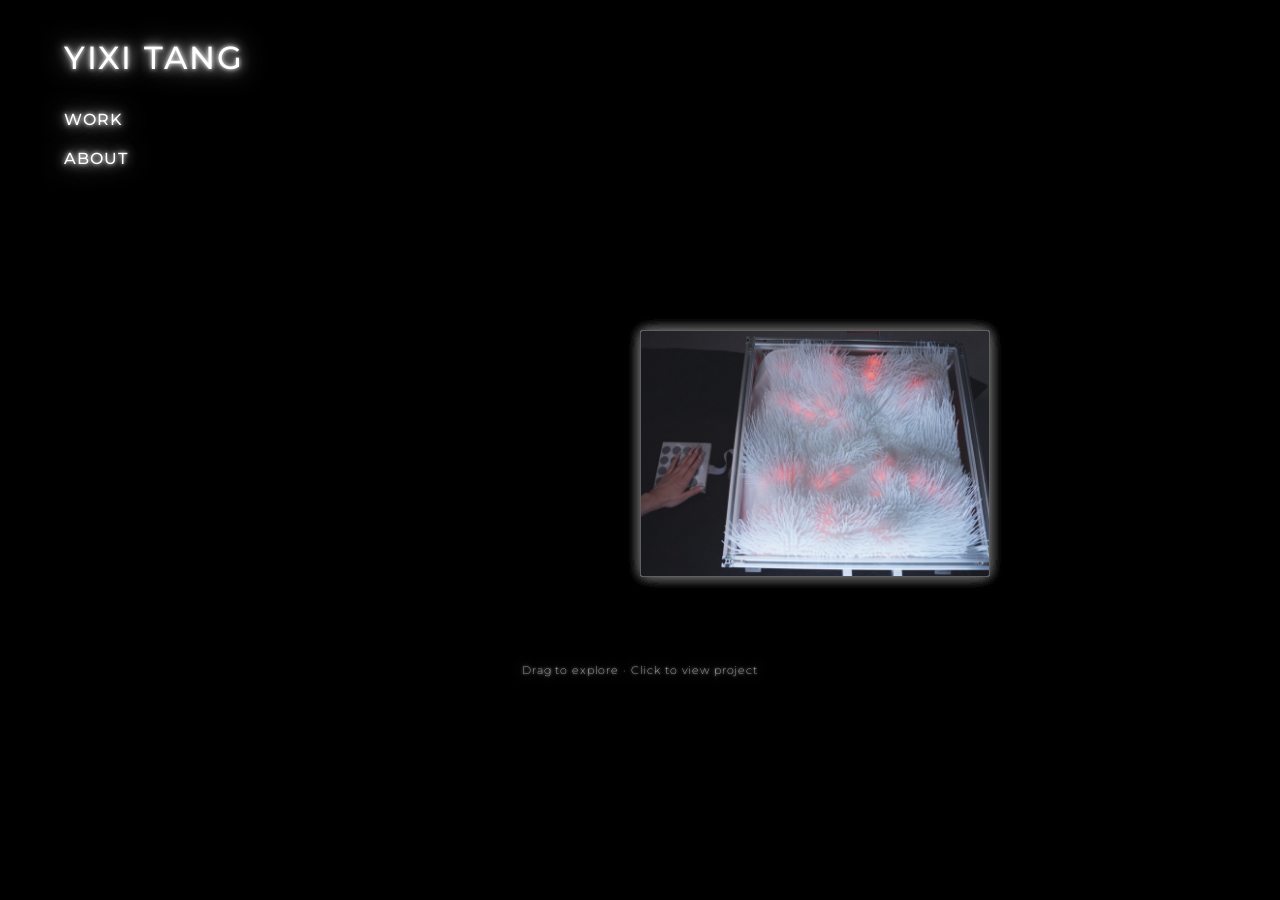
<file: index.html>
<!doctype html>
<html lang="en">
<head>
    <meta charset="utf-8">
    <meta name="viewport" content="width=device-width, initial-scale=1">
    <meta name="description" content="The interdisciplinary fashion and art-tech portfolio of Yixi Tang.">
    <title>Yixi Tang — Portfolio</title>
    <link rel="preconnect" href="https://fonts.googleapis.com">
    <link rel="preconnect" href="https://fonts.gstatic.com" crossorigin>
    <link href="https://fonts.googleapis.com/css2?family=Montserrat:wght@200;400;500;700&display=swap" rel="stylesheet">
    <link rel="stylesheet" href="style.css">
</head>
<body>
    <nav class="site-nav" aria-label="Main navigation">
        <a class="logo" href="index.html" aria-current="page">Yixi Tang</a>
        <ul>
            <li><a href="project1.html">Work</a></li>
            <li><a href="about.html">About</a></li>
        </ul>
    </nav>

    <main>
        <section class="hero" aria-label="Selected work">
            <div class="book-container">
                <div id="book-3d" class="book-3d" aria-label="Drag to rotate and scroll to zoom">
                    <div class="page"><a href="project1.html?section=nosu"><img src="optimized/thumb/project1.jpg" alt="Nosu" decoding="async"></a></div>
                    <div class="page"><a href="project1.html?section=serial-killer"><img src="optimized/thumb/project2.jpg" alt="Serial Killer" decoding="async"></a></div>
                    <div class="page"><a href="project1.html?section=other-works&amp;project=nosu-bloom"><img src="optimized/thumb/project6.jpg" alt="Nosu Bloom" decoding="async"></a></div>
                    <div class="page"><a href="project1.html?section=other-works&amp;project=universe-phonebooth"><img src="optimized/thumb/project8.jpg" alt="Universe Phonebooth" decoding="async"></a></div>
                    <div class="page"><a href="project1.html?section=window"><img src="optimized/thumb/project3.jpg" alt="Window" decoding="async"></a></div>
                    <div class="page"><a href="project1.html?section=ecological-body"><img src="optimized/thumb/ecological-body.jpg" alt="Ecological Body" decoding="async"></a></div>
                    <div class="page"><a href="project1.html?section=second-skin-protocol"><img src="optimized/thumb/second-skin-protocol.jpg" alt="Second Skin Protocol" decoding="async" fetchpriority="high"></a></div>
                    <div class="page"><a href="project1.html?section=responsive-dermis"><img src="optimized/thumb/memory.jpg" alt="Responsive Dermis" decoding="async"></a></div>
                </div>
            </div>
            <p class="interaction-hint">Drag to explore · Click to view project</p>
        </section>
    </main>

    <script>
        const book = document.querySelector('#book-3d');
        const pointers = new Map();
        let rotationX = 0;
        let rotationY = 0;
        let scale = 1;
        let hasMoved = false;
        let pinchStartDistance = 0;
        let pinchStartScale = 1;

        function updateTransform() {
            book.style.transform = `rotateX(${rotationX}deg) rotateY(${rotationY}deg) scale(${scale})`;
        }

        book.addEventListener('pointerdown', (event) => {
            if (event.button !== 0) return;
            book.classList.add('interacting');
            pointers.set(event.pointerId, {
                startX: event.clientX,
                startY: event.clientY,
                lastX: event.clientX,
                lastY: event.clientY
            });
            if (pointers.size === 1) hasMoved = false;
            if (pointers.size === 2) {
                const [first, second] = [...pointers.values()];
                pinchStartDistance = Math.max(1, Math.hypot(second.lastX - first.lastX, second.lastY - first.lastY));
                pinchStartScale = scale;
                for (const pointerId of pointers.keys()) {
                    if (!book.hasPointerCapture(pointerId)) book.setPointerCapture(pointerId);
                }
            }
        });

        book.addEventListener('dragstart', (event) => event.preventDefault());

        book.addEventListener('pointermove', (event) => {
            const pointer = pointers.get(event.pointerId);
            if (!pointer) return;

            const previousX = pointer.lastX;
            const previousY = pointer.lastY;
            pointer.lastX = event.clientX;
            pointer.lastY = event.clientY;

            if (pointers.size === 2) {
                const [first, second] = [...pointers.values()];
                const distance = Math.hypot(second.lastX - first.lastX, second.lastY - first.lastY);
                scale = Math.min(Math.max(0.5, pinchStartScale * distance / pinchStartDistance), 2.5);
                hasMoved = true;
                book.classList.add('dragging');
                updateTransform();
                return;
            }

            if (!hasMoved && Math.hypot(event.clientX - pointer.startX, event.clientY - pointer.startY) < 12) return;

            hasMoved = true;
            book.classList.add('dragging');
            if (!book.hasPointerCapture(event.pointerId)) book.setPointerCapture(event.pointerId);
            event.preventDefault();
            rotationY += (event.clientX - previousX) * 0.5;
            rotationX -= (event.clientY - previousY) * 0.5;
            updateTransform();
        });

        function endPointer(event) {
            pointers.delete(event.pointerId);
            if (book.hasPointerCapture(event.pointerId)) book.releasePointerCapture(event.pointerId);
            if (pointers.size < 2) pinchStartDistance = 0;
            if (pointers.size === 0) {
                book.classList.remove('dragging');
                window.setTimeout(() => book.classList.remove('interacting'), 80);
            }
        }

        book.addEventListener('pointerup', endPointer);
        book.addEventListener('pointercancel', endPointer);

        book.addEventListener('click', (event) => {
            if (!hasMoved) return;
            event.preventDefault();
            hasMoved = false;
        }, true);

        book.addEventListener('wheel', (event) => {
            event.preventDefault();
            scale = Math.min(Math.max(0.5, scale - event.deltaY * 0.001), 2.5);
            updateTransform();
        }, { passive: false });
    </script>
</body>
</html>
</file>
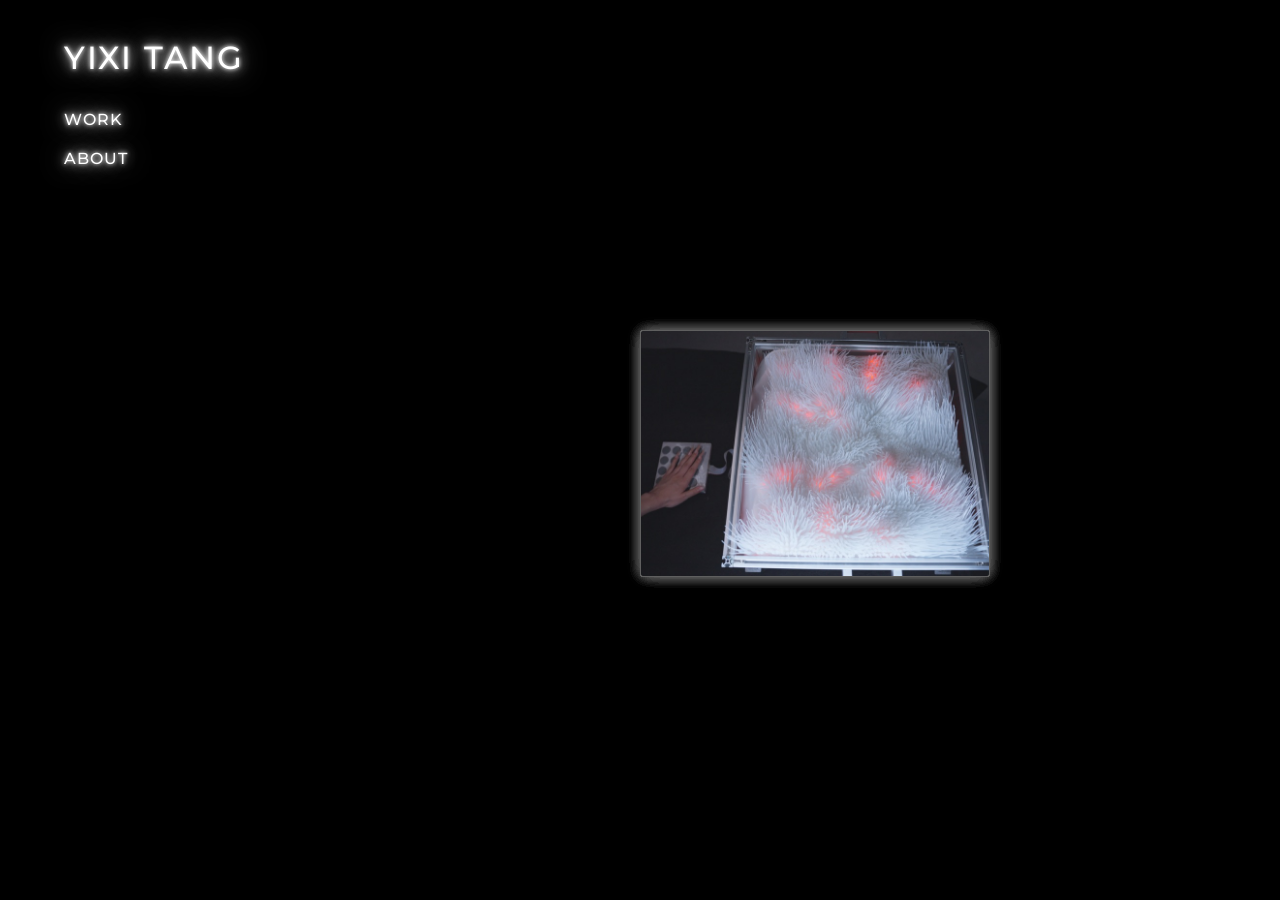
<file: website/index.html>
<!doctype html>
<html lang="en">
<head>
    <meta charset="utf-8">
    <meta name="viewport" content="width=device-width, initial-scale=1">
    <meta name="description" content="The interdisciplinary fashion and art-tech portfolio of Yixi Tang.">
    <title>Yixi Tang — Portfolio</title>
    <link rel="preconnect" href="https://fonts.googleapis.com">
    <link rel="preconnect" href="https://fonts.gstatic.com" crossorigin>
    <link href="https://fonts.googleapis.com/css2?family=Montserrat:wght@200;400;500;700&display=swap" rel="stylesheet">
    <link rel="stylesheet" href="style.css">
</head>
<body>
    <nav class="site-nav" aria-label="Main navigation">
        <a class="logo" href="index.html" aria-current="page">Yixi Tang</a>
        <ul>
            <li><a href="project1.html">Work</a></li>
            <li><a href="about.html">About</a></li>
        </ul>
    </nav>

    <main>
        <section class="hero" aria-label="Selected work">
            <div class="book-container">
                <div id="book-3d" class="book-3d" aria-label="Drag to rotate and scroll to zoom">
                    <div class="page"><a href="project1.html?section=nosu"><img src="optimized/thumb/project1.jpg" alt="Nosu" decoding="async"></a></div>
                    <div class="page"><a href="project1.html?section=serial-killer"><img src="optimized/thumb/project2.jpg" alt="Serial Killer" decoding="async"></a></div>
                    <div class="page"><a href="project1.html?section=other-works"><img src="optimized/thumb/project6.jpg" alt="Nosu Bloom" decoding="async"></a></div>
                    <div class="page"><a href="project1.html?section=other-works"><img src="optimized/thumb/project8.jpg" alt="Universe Phonebooth" decoding="async"></a></div>
                    <div class="page"><a href="project1.html?section=window"><img src="optimized/thumb/project3.jpg" alt="Window" decoding="async"></a></div>
                    <div class="page"><a href="project1.html?section=ecological-body"><img src="optimized/thumb/ecological-body.jpg" alt="Ecological Body" decoding="async"></a></div>
                    <div class="page"><a href="project1.html?section=second-skin-protocol"><img src="optimized/thumb/second-skin-protocol.jpg" alt="Second Skin Protocol" decoding="async" fetchpriority="high"></a></div>
                    <div class="page"><a href="project1.html?section=responsive-dermis"><img src="optimized/thumb/memory.jpg" alt="Responsive Dermis" decoding="async"></a></div>
                </div>
            </div>
        </section>
    </main>

    <script>
        const book = document.querySelector('#book-3d');
        const pointers = new Map();
        let rotationX = 0;
        let rotationY = 0;
        let scale = 1;
        let hasMoved = false;
        let pinchStartDistance = 0;
        let pinchStartScale = 1;

        function updateTransform() {
            book.style.transform = `rotateX(${rotationX}deg) rotateY(${rotationY}deg) scale(${scale})`;
        }

        book.addEventListener('pointerdown', (event) => {
            if (event.button !== 0) return;
            pointers.set(event.pointerId, {
                startX: event.clientX,
                startY: event.clientY,
                lastX: event.clientX,
                lastY: event.clientY
            });
            if (pointers.size === 1) hasMoved = false;
            if (pointers.size === 2) {
                const [first, second] = [...pointers.values()];
                pinchStartDistance = Math.max(1, Math.hypot(second.lastX - first.lastX, second.lastY - first.lastY));
                pinchStartScale = scale;
                for (const pointerId of pointers.keys()) {
                    if (!book.hasPointerCapture(pointerId)) book.setPointerCapture(pointerId);
                }
            }
        });

        book.addEventListener('dragstart', (event) => event.preventDefault());

        book.addEventListener('pointermove', (event) => {
            const pointer = pointers.get(event.pointerId);
            if (!pointer) return;

            const previousX = pointer.lastX;
            const previousY = pointer.lastY;
            pointer.lastX = event.clientX;
            pointer.lastY = event.clientY;

            if (pointers.size === 2) {
                const [first, second] = [...pointers.values()];
                const distance = Math.hypot(second.lastX - first.lastX, second.lastY - first.lastY);
                scale = Math.min(Math.max(0.5, pinchStartScale * distance / pinchStartDistance), 2.5);
                hasMoved = true;
                book.classList.add('dragging');
                updateTransform();
                return;
            }

            if (!hasMoved && Math.hypot(event.clientX - pointer.startX, event.clientY - pointer.startY) < 6) return;

            hasMoved = true;
            book.classList.add('dragging');
            if (!book.hasPointerCapture(event.pointerId)) book.setPointerCapture(event.pointerId);
            event.preventDefault();
            rotationY += (event.clientX - previousX) * 0.5;
            rotationX -= (event.clientY - previousY) * 0.5;
            updateTransform();
        });

        function endPointer(event) {
            pointers.delete(event.pointerId);
            if (book.hasPointerCapture(event.pointerId)) book.releasePointerCapture(event.pointerId);
            if (pointers.size < 2) pinchStartDistance = 0;
            if (pointers.size === 0) book.classList.remove('dragging');
        }

        book.addEventListener('pointerup', endPointer);
        book.addEventListener('pointercancel', endPointer);

        book.addEventListener('click', (event) => {
            if (!hasMoved) return;
            event.preventDefault();
            hasMoved = false;
        }, true);

        book.addEventListener('wheel', (event) => {
            event.preventDefault();
            scale = Math.min(Math.max(0.5, scale - event.deltaY * 0.001), 2.5);
            updateTransform();
        }, { passive: false });
    </script>
</body>
</html>
</file>
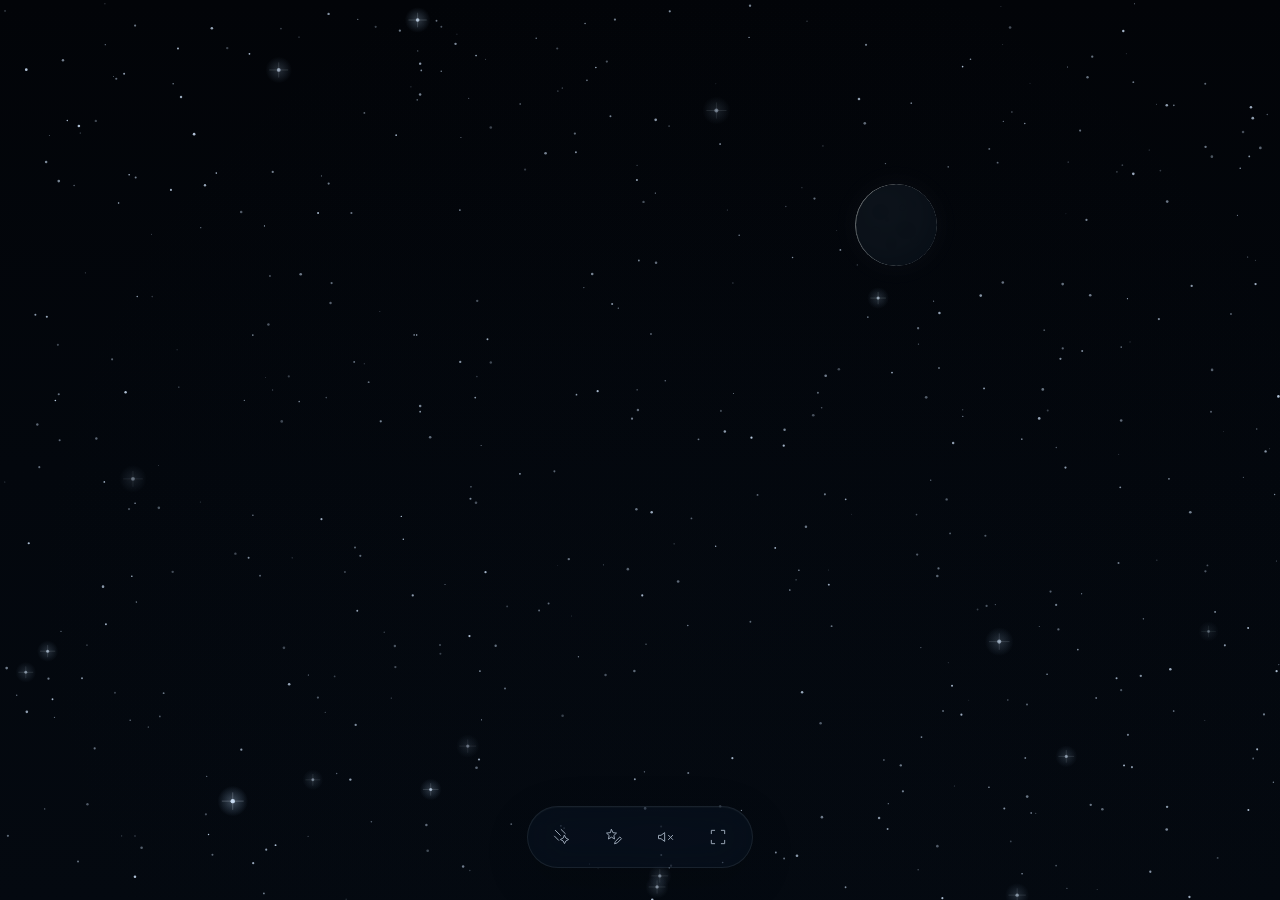
<file: Antigravity projects/vibe_intro/index.html>
<!doctype html>
<html lang="en">
<head>
  <meta charset="utf-8">
  <meta name="viewport" content="width=device-width,initial-scale=1,viewport-fit=cover">
  <meta name="theme-color" content="#07101c">
  <title>◯</title>
  <link rel="stylesheet" href="style.css">
</head>
<body>
  <canvas id="sky" aria-label="Interactive night sky. Click to awaken stars. Drag to cast meteors."></canvas>
  <button id="moon" aria-label="Move the moon" tabindex="0">
    <span class="moon-surface" aria-hidden="true"></span>
    <span class="moon-shadow" aria-hidden="true"></span>
  </button>
  <div id="constellation-label" aria-live="polite"></div>
  <form id="star-name-panel" hidden>
    <input id="star-name-input" maxlength="24" autocomplete="off" aria-label="Star name">
    <button type="submit" aria-label="Save star name"><svg viewBox="0 0 24 24" aria-hidden="true"><path d="m6 12 4 4 8-9"/></svg></button>
    <button id="delete-star-name" type="button" aria-label="Delete star name" hidden><svg viewBox="0 0 24 24" aria-hidden="true"><path d="M5 7h14M9 7V4h6v3m2 0-1 13H8L7 7m3 4v5m4-5v5"/></svg></button>
    <button id="cancel-star-name" type="button" aria-label="Cancel"><svg viewBox="0 0 24 24" aria-hidden="true"><path d="m7 7 10 10M17 7 7 17"/></svg></button>
  </form>
  <nav aria-label="Sky controls">
    <button id="burst" aria-label="Release meteors"><svg viewBox="0 0 24 24" aria-hidden="true"><path d="m4 4 6 6m-7 1 5 5m3-13 5 5"/><path d="m15 10 1.7 3.3L20 15l-3.3 1.7L15 20l-1.7-3.3L10 15l3.3-1.7Z"/></svg></button>
    <button id="name-star" aria-label="Name a star" aria-pressed="false"><svg viewBox="0 0 24 24" aria-hidden="true"><path d="m9 3 1.7 3.8L15 7.3l-3.2 2.9.9 4.2L9 12.2l-3.7 2.2.9-4.2L3 7.3l4.3-.5Z"/><path d="m14 17 5-5 2 2-5 5-3 1Z"/></svg></button>
    <button id="sound" aria-label="Toggle ambient sound" aria-pressed="false"><svg viewBox="0 0 24 24" aria-hidden="true"><path d="m10 7-4 3H3v4h3l4 3Z"/><path class="waves" d="M14 8q6 4 0 8m3-11q10 7 0 14"/><path class="mute" d="m15 10 5 5m0-5-5 5"/></svg></button>
    <button id="fullscreen" aria-label="Toggle fullscreen"><svg viewBox="0 0 24 24" aria-hidden="true"><path d="M8 4H4v4m12-4h4v4M4 16v4h4m12-4v4h-4"/></svg></button>
  </nav>
  <script src="sketch.js"></script>
</body>
</html>
</file>
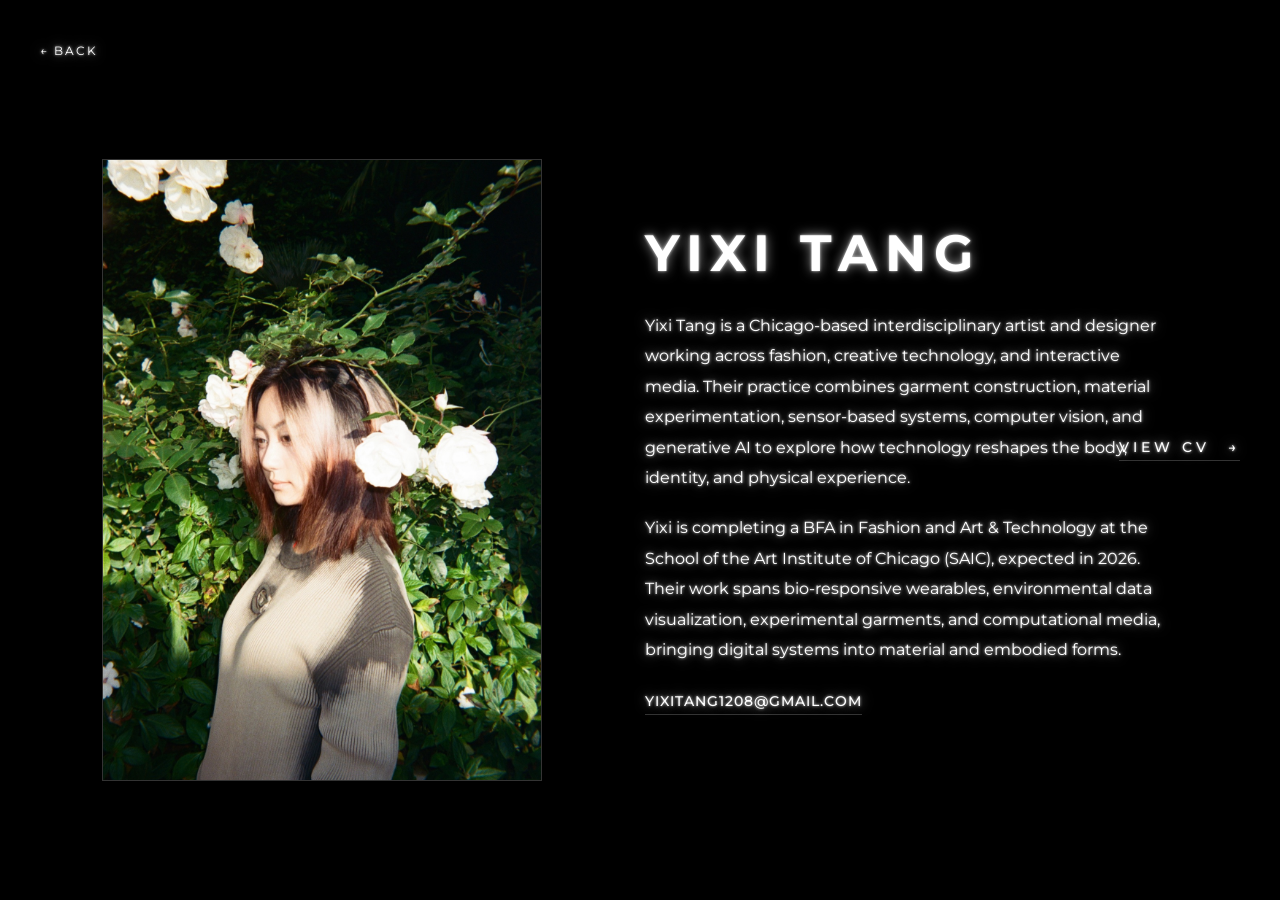
<file: about.html>
<!doctype html>
<html lang="en">
<head>
    <meta charset="utf-8">
    <meta name="viewport" content="width=device-width, initial-scale=1">
    <meta name="description" content="About interdisciplinary fashion and art-tech artist Yixi Tang.">
    <title>About — Yixi Tang</title>
    <link rel="preconnect" href="https://fonts.googleapis.com">
    <link rel="preconnect" href="https://fonts.gstatic.com" crossorigin>
    <link href="https://fonts.googleapis.com/css2?family=Montserrat:wght@300;400;500;700&display=swap" rel="stylesheet">
    <style>
        * { box-sizing: border-box; }
        html { color-scheme: dark; }
        body {
            min-height: 100vh;
            margin: 0;
            background: #000;
            color: #fff;
            font-family: "Montserrat", sans-serif;
            text-shadow: 0 0 3px rgb(255 255 255 / 85%), 0 0 12px rgb(255 255 255 / 58%);
        }
        .nav-back {
            position: absolute;
            top: 40px;
            left: 40px;
            z-index: 1;
        }
        .nav-back a {
            color: #fff;
            font-size: 0.75rem;
            letter-spacing: 2px;
            text-decoration: none;
            text-transform: uppercase;
            transition: color 0.3s ease;
            user-select: none;
            -webkit-user-select: none;
            -webkit-tap-highlight-color: transparent;
        }
        .nav-back a:hover,
        .nav-back a:focus-visible { color: #fff; }
        main {
            display: flex;
            align-items: center;
            justify-content: center;
            min-height: 100vh;
            padding: 110px 8% 70px;
        }
        .bio {
            display: grid;
            grid-template-columns: minmax(240px, 440px) minmax(280px, 520px);
            align-items: center;
            gap: clamp(40px, 8vw, 120px);
            width: min(100%, 1160px);
        }
        .bio-image {
            overflow: hidden;
            aspect-ratio: 3508 / 4961;
            border: 1px solid #333;
        }
        .bio-image img {
            display: block;
            width: 100%;
            height: 100%;
            object-fit: cover;
        }
        h1 {
            margin: 0 0 30px;
            font-size: clamp(2.4rem, 6vw, 3.2rem);
            line-height: 1.1;
            letter-spacing: clamp(4px, 1vw, 8px);
            text-transform: uppercase;
        }
        .description {
            color: #fff;
            font-size: 1rem;
            line-height: 1.9;
        }
        .description p { margin: 0 0 1.25rem; }
        .cv-link {
            position: fixed;
            top: 50%;
            right: 40px;
            z-index: 2;
            display: inline-block;
            margin: 0;
            padding-bottom: 5px;
            border-bottom: 1px solid rgb(255 255 255 / 20%);
            color: #fff;
            font-size: 0.85rem;
            font-weight: 500;
            letter-spacing: 4px;
            text-decoration: none;
            text-transform: uppercase;
            transition: border-color 0.3s ease;
            user-select: none;
            -webkit-user-select: none;
            -webkit-tap-highlight-color: transparent;
            transform: translateY(-50%);
        }
        .cv-link .arrow {
            display: inline-block;
            margin-left: 10px;
            transition: transform 0.3s ease;
        }
        .cv-link:hover,
        .cv-link:focus-visible { border-color: #fff; }
        .cv-link:hover .arrow,
        .cv-link:focus-visible .arrow { transform: translateX(8px); }
        .email-link {
            display: block;
            width: fit-content;
            margin-top: 28px;
            padding-bottom: 5px;
            color: #fff;
            font-size: 0.85rem;
            font-weight: 500;
            letter-spacing: 1px;
            text-decoration: none;
            text-transform: uppercase;
            border-bottom: 1px solid rgb(255 255 255 / 20%);
            transition: border-color 0.3s ease;
            user-select: none;
            -webkit-user-select: none;
            -webkit-tap-highlight-color: transparent;
        }
        .email-link:hover,
        .email-link:focus-visible { border-color: #fff; }
        @media (max-width: 768px) {
            .nav-back { top: 20px; left: 20px; }
            main { padding: 80px 20px 50px; }
            .bio { grid-template-columns: 1fr; gap: 40px; }
            .bio-image { width: min(100%, 440px); }
            .cv-link {
                position: static;
                margin-top: 24px;
                transform: none;
            }
        }
    </style>
</head>
<body>
    <nav class="nav-back" aria-label="Back navigation">
        <a href="index.html">← Back</a>
    </nav>

    <main>
        <article class="bio">
            <div class="bio-image">
                <img src="optimized/detail/myphoto.jpg" alt="Portrait of Yixi Tang" decoding="async">
            </div>
            <div class="bio-text">
                <h1>Yixi Tang</h1>
                <div class="description">
                    <p>Yixi Tang is a Chicago-based interdisciplinary artist and designer working across fashion, creative technology, and interactive media. Their practice combines garment construction, material experimentation, sensor-based systems, computer vision, and generative AI to explore how technology reshapes the body, identity, and physical experience.</p>
                    <p>Yixi is completing a BFA in Fashion and Art &amp; Technology at the School of the Art Institute of Chicago (SAIC), expected in 2026. Their work spans bio-responsive wearables, environmental data visualization, experimental garments, and computational media, bringing digital systems into material and embodied forms.</p>
                </div>
                <a href="cv.pdf" target="_blank" rel="noopener" class="cv-link">
                    View CV <span class="arrow" aria-hidden="true">→</span>
                </a>
                <a class="email-link" href="mailto:yixitang1208@gmail.com">yixitang1208@gmail.com</a>
            </div>
        </article>
    </main>
</body>
</html>
</file>
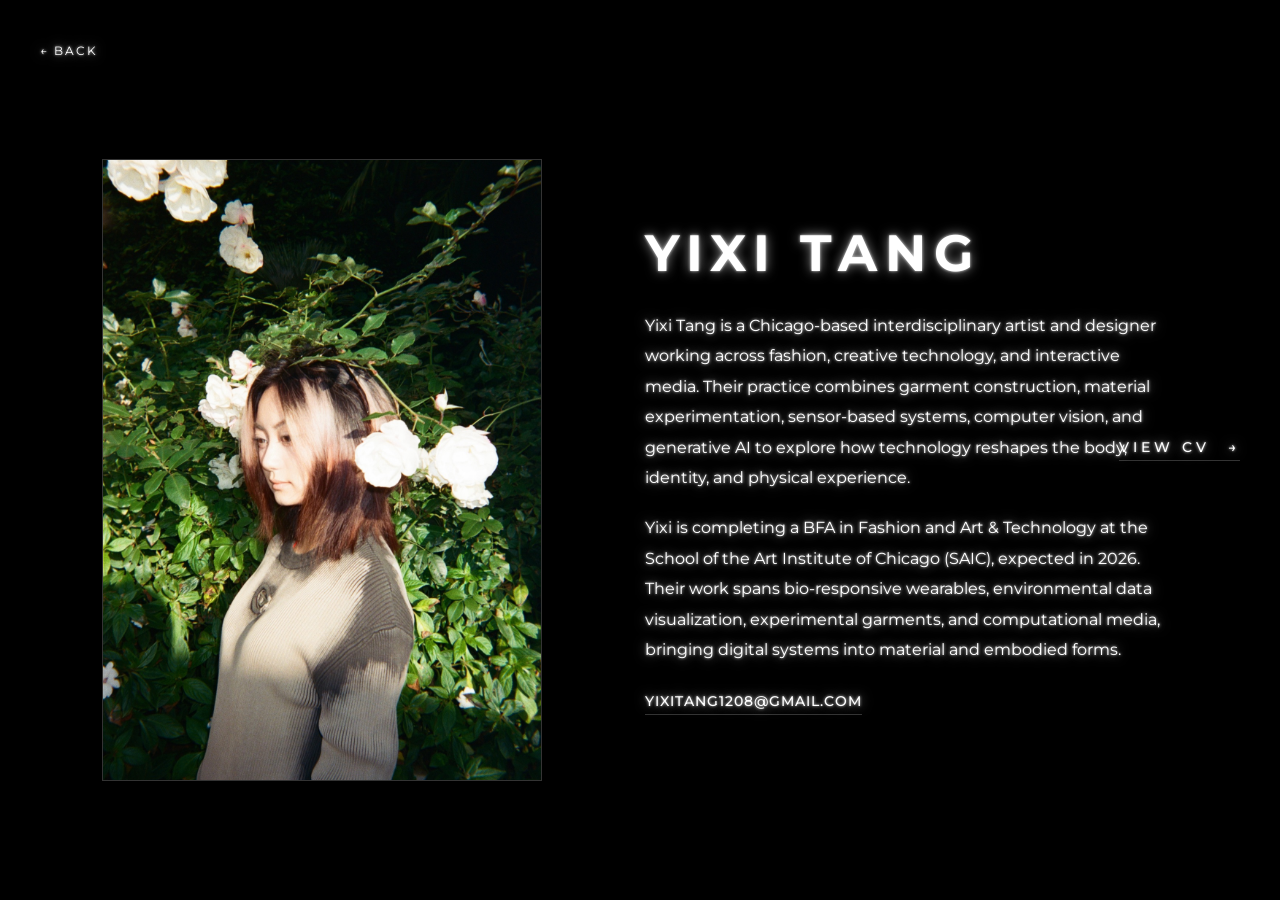
<file: website/about.html>
<!doctype html>
<html lang="en">
<head>
    <meta charset="utf-8">
    <meta name="viewport" content="width=device-width, initial-scale=1">
    <meta name="description" content="About interdisciplinary fashion and art-tech artist Yixi Tang.">
    <title>About — Yixi Tang</title>
    <link rel="preconnect" href="https://fonts.googleapis.com">
    <link rel="preconnect" href="https://fonts.gstatic.com" crossorigin>
    <link href="https://fonts.googleapis.com/css2?family=Montserrat:wght@300;400;500;700&display=swap" rel="stylesheet">
    <style>
        * { box-sizing: border-box; }
        html { color-scheme: dark; }
        body {
            min-height: 100vh;
            margin: 0;
            background: #000;
            color: #fff;
            font-family: "Montserrat", sans-serif;
            text-shadow: 0 0 3px rgb(255 255 255 / 85%), 0 0 12px rgb(255 255 255 / 58%);
        }
        .nav-back {
            position: absolute;
            top: 40px;
            left: 40px;
            z-index: 1;
        }
        .nav-back a {
            color: #fff;
            font-size: 0.75rem;
            letter-spacing: 2px;
            text-decoration: none;
            text-transform: uppercase;
            transition: color 0.3s ease;
            user-select: none;
            -webkit-user-select: none;
            -webkit-tap-highlight-color: transparent;
        }
        .nav-back a:hover,
        .nav-back a:focus-visible { color: #fff; }
        main {
            display: flex;
            align-items: center;
            justify-content: center;
            min-height: 100vh;
            padding: 110px 8% 70px;
        }
        .bio {
            display: grid;
            grid-template-columns: minmax(240px, 440px) minmax(280px, 520px);
            align-items: center;
            gap: clamp(40px, 8vw, 120px);
            width: min(100%, 1160px);
        }
        .bio-image {
            overflow: hidden;
            aspect-ratio: 3508 / 4961;
            border: 1px solid #333;
        }
        .bio-image img {
            display: block;
            width: 100%;
            height: 100%;
            object-fit: cover;
        }
        h1 {
            margin: 0 0 30px;
            font-size: clamp(2.4rem, 6vw, 3.2rem);
            line-height: 1.1;
            letter-spacing: clamp(4px, 1vw, 8px);
            text-transform: uppercase;
        }
        .description {
            color: #fff;
            font-size: 1rem;
            line-height: 1.9;
        }
        .description p { margin: 0 0 1.25rem; }
        .cv-link {
            position: fixed;
            top: 50%;
            right: 40px;
            z-index: 2;
            display: inline-block;
            margin: 0;
            padding-bottom: 5px;
            border-bottom: 1px solid rgb(255 255 255 / 20%);
            color: #fff;
            font-size: 0.85rem;
            font-weight: 500;
            letter-spacing: 4px;
            text-decoration: none;
            text-transform: uppercase;
            transition: border-color 0.3s ease;
            user-select: none;
            -webkit-user-select: none;
            -webkit-tap-highlight-color: transparent;
            transform: translateY(-50%);
        }
        .cv-link .arrow {
            display: inline-block;
            margin-left: 10px;
            transition: transform 0.3s ease;
        }
        .cv-link:hover,
        .cv-link:focus-visible { border-color: #fff; }
        .cv-link:hover .arrow,
        .cv-link:focus-visible .arrow { transform: translateX(8px); }
        .email-link {
            display: block;
            width: fit-content;
            margin-top: 28px;
            padding-bottom: 5px;
            color: #fff;
            font-size: 0.85rem;
            font-weight: 500;
            letter-spacing: 1px;
            text-decoration: none;
            text-transform: uppercase;
            border-bottom: 1px solid rgb(255 255 255 / 20%);
            transition: border-color 0.3s ease;
            user-select: none;
            -webkit-user-select: none;
            -webkit-tap-highlight-color: transparent;
        }
        .email-link:hover,
        .email-link:focus-visible { border-color: #fff; }
        @media (max-width: 768px) {
            .nav-back { top: 20px; left: 20px; }
            main { padding: 80px 20px 50px; }
            .bio { grid-template-columns: 1fr; gap: 40px; }
            .bio-image { width: min(100%, 440px); }
            .cv-link {
                position: static;
                margin-top: 24px;
                transform: none;
            }
        }
    </style>
</head>
<body>
    <nav class="nav-back" aria-label="Back navigation">
        <a href="index.html">← Back</a>
    </nav>

    <main>
        <article class="bio">
            <div class="bio-image">
                <img src="optimized/detail/myphoto.jpg" alt="Portrait of Yixi Tang" decoding="async">
            </div>
            <div class="bio-text">
                <h1>Yixi Tang</h1>
                <div class="description">
                    <p>Yixi Tang is a Chicago-based interdisciplinary artist and designer working across fashion, creative technology, and interactive media. Their practice combines garment construction, material experimentation, sensor-based systems, computer vision, and generative AI to explore how technology reshapes the body, identity, and physical experience.</p>
                    <p>Yixi is completing a BFA in Fashion and Art &amp; Technology at the School of the Art Institute of Chicago (SAIC), expected in 2026. Their work spans bio-responsive wearables, environmental data visualization, experimental garments, and computational media, bringing digital systems into material and embodied forms.</p>
                </div>
                <a href="cv.png" target="_blank" rel="noopener" class="cv-link">
                    View CV <span class="arrow" aria-hidden="true">→</span>
                </a>
                <a class="email-link" href="mailto:yixitang1208@gmail.com">yixitang1208@gmail.com</a>
            </div>
        </article>
    </main>
</body>
</html>
</file>
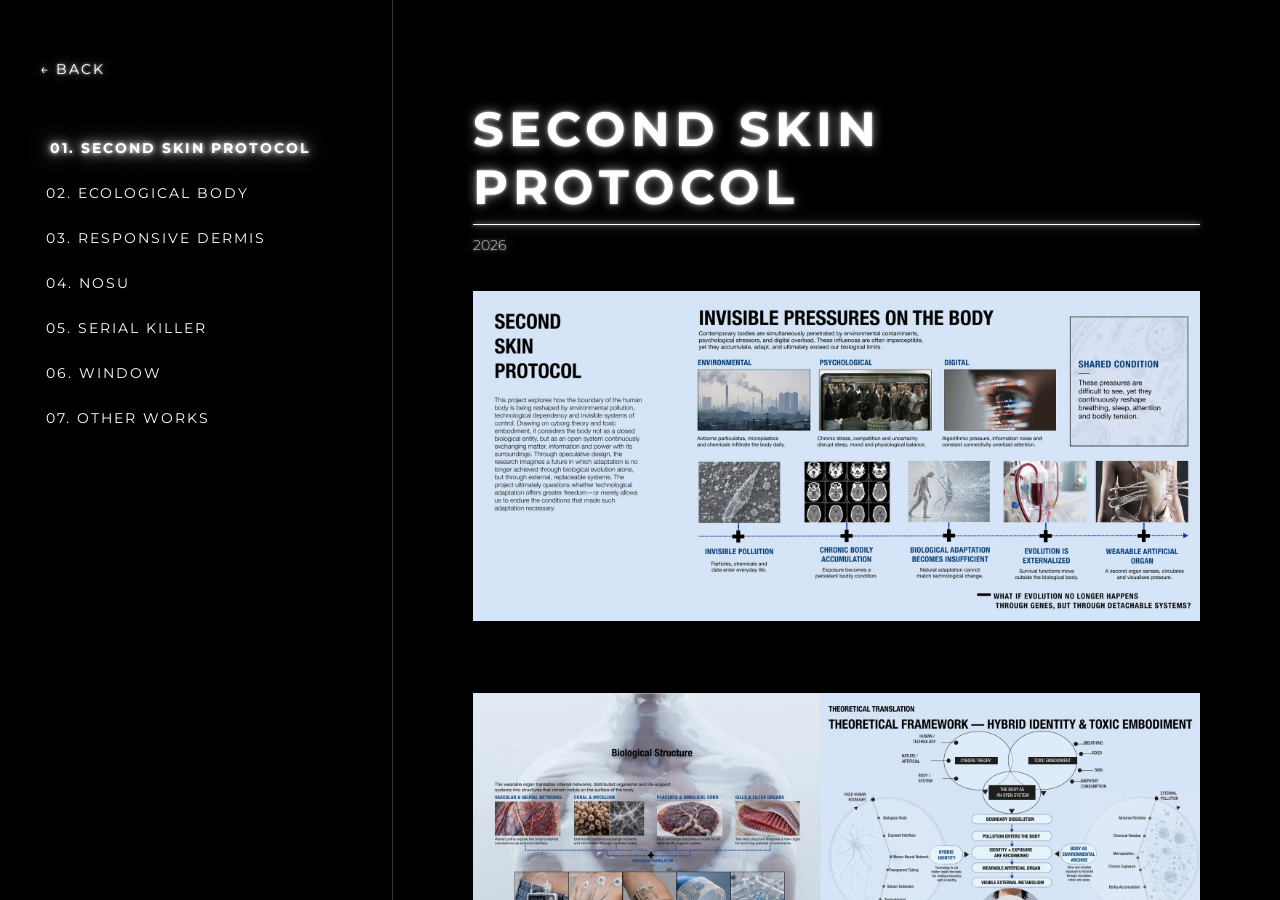
<file: website/project1.html>
<!DOCTYPE html>
<html lang="en">
<head>
    <meta charset="utf-8">
    <meta name="viewport" content="width=device-width, initial-scale=1">
    <meta name="description" content="Selected fashion and art-tech projects by Yixi Tang.">
    <title>Work — Yixi Tang</title>
    <link href="https://fonts.googleapis.com/css2?family=Montserrat:wght@300;400;700&display=swap" rel="stylesheet">
    <style>
        .intro-text {
            font-family: 'Montserrat', sans-serif;
            font-size: 1rem !important; /* Larger than normal */
            line-height: 1.6;
            font-weight: 500; /* Medium weight */
            color: #ffffff;
            margin-bottom: 25px;
            letter-spacing: -0.01em; /* Tighter letter spacing looks better for large text */
        }

        .time {
            font-family: 'Montserrat', sans-serif;
            font-size: 0.9rem !important; /* Standard readable size */
            line-height: 1.8; /* More breathing room for smaller text */
            font-weight: 200; /* Lighter weight for contrast */
            color: #fff;
        }

        .content-section > h1 + .time {
            margin-top: 0;
        }

        .content-section > h1:has(+ .time) {
            width: fit-content;
            max-width: 100%;
            margin-bottom: 8px;
        }

        .content-section > h1:has(+ .time)::after {
            content: "";
            display: block;
            width: 100%;
            height: 1px;
            margin-top: 8px;
            background: #fff;
            box-shadow: 0 0 4px rgba(255, 255, 255, 0.95),
                        0 0 12px rgba(255, 255, 255, 0.7);
        }

        body {
            background-color: #000;
            color: #fff;
            font-family: 'Montserrat', sans-serif;
            margin: 0;
            text-shadow: 0 0 3px rgba(255, 255, 255, 0.85), 0 0 12px rgba(255, 255, 255, 0.58);
            display: flex;
            height: 100vh;
            overflow: hidden; /* Prevents whole page from scrolling */
        }

        /* --- LEFT SIDE: Table of Contents --- */
        .toc-sidebar {
            width: 30%;
            border-right: 1px solid #333;
            padding: 60px 40px;
            display: flex;
            flex-direction: column;
        }

        .back-btn {
            text-decoration: none;
            color: #fff;
            font-size: 0.9rem;
            letter-spacing: 2px;
            margin-bottom: 60px;
            text-transform: uppercase;
            user-select: none;
            -webkit-user-select: none;
            -webkit-tap-highlight-color: transparent;
            /* This makes the 'Back' link turn white and smooth when you hover */
        }
            
        .back-btn:hover {
            color: #fff;            /* Turns the text white */
            transition: 0.3s ease;  /* Makes the color change smooth, not instant */
            padding-left: 5px;      /* Optional: subtle move to the right to match TOC effect */
        }
    

        .toc-item {
            cursor: pointer;
            font-size: 0.9rem;
            font-weight: 400;
            color: #fff;
            margin-bottom: 25px;
            text-transform: uppercase;
            letter-spacing: 2px;
            transition: color 0.3s ease, padding-left 0.3s ease, text-shadow 0.3s ease;
            list-style: none;
            user-select: none;
            -webkit-user-select: none;
            -webkit-tap-highlight-color: transparent;
        }

        .toc-item:hover, .toc-item.active {
            color: #fff;
            padding-left: 10px;
        }

        .toc-item.active {
            font-weight: 700;
            text-shadow: 0 0 4px #fff,
                         0 0 12px rgba(255, 255, 255, 0.95),
                         0 0 24px rgba(255, 255, 255, 0.75);
        }

        /* --- RIGHT SIDE: Details Content --- */
        .details-content {
            width: 70%;
            padding: 60px 80px;
            overflow-y: auto; /* Only the right side scrolls */
            scroll-behavior: smooth;
        }

        .content-section {
            display: none; /* Hidden by default */
            animation: fadeIn 0.5s ease;
        }

        .content-section.active {
            display: block; /* Show active section */
        }

        h1 {
            font-size: 3rem;
            letter-spacing: 5px;
            text-transform: uppercase;
            margin-bottom: 30px;
        }

        .project-img img {
            width: 100%;
            height: auto;
            display: block;
            object-fit: cover; /* Maintains aspect ratio */
        }

        .project-gallery {
            display: grid;
            gap: clamp(32px, 6vw, 72px);
            margin-top: 32px;
        }

        .project-gallery img {
            display: block;
            width: 100%;
            height: auto;
        }

        .other-works-list {
            display: grid;
            gap: clamp(56px, 9vw, 110px);
            margin-top: 32px;
        }

        .other-project {
            display: grid;
            gap: 18px;
            width: 100%;
            justify-items: start;
        }

        .project-subtitle {
            justify-self: start;
            margin: 0;
            font-size: 1.35rem;
            font-weight: 500;
            letter-spacing: 3px;
            text-align: left;
            text-transform: uppercase;
        }

        .project-meta {
            margin: 0;
            font-size: 0.85rem;
            letter-spacing: 1px;
        }

        .other-project img {
            display: block;
            width: auto;
            max-width: 100%;
            max-height: calc(100vh - 220px);
            height: auto;
            object-fit: contain;
            object-position: left top;
            justify-self: start;
        }

        @keyframes fadeIn {
            from { opacity: 0; transform: translateY(10px); }
            to { opacity: 1; transform: translateY(0); }
        }

        .toc-sidebar ul { margin: 0; padding: 0; list-style: none; }
        .toc-sidebar li { list-style: none; }
        .toc-item { border: 0; background: transparent; font-family: inherit; text-align: left; }

        @media (max-width: 768px) {
            body { display: block; height: auto; overflow: auto; }
            .toc-sidebar {
                position: sticky;
                top: 0;
                z-index: 1;
                width: 100%;
                padding: 20px;
                overflow-x: auto;
                background: #000;
                border-right: 0;
                border-bottom: 1px solid #333;
            }
            .toc-sidebar ul { display: flex; gap: 24px; width: max-content; }
            .back-btn { display: block; margin-bottom: 20px; }
            .toc-item { margin: 0; white-space: nowrap; }
            .details-content { width: 100%; padding: 40px 20px; overflow: visible; }
            h1 { font-size: 2rem; letter-spacing: 3px; }
        }
    </style>
</head>
<body>

    <nav class="toc-sidebar" aria-label="Project navigation">
        <a href="index.html" class="back-btn">← Back</a>
        <ul>
            <li><button class="toc-item" type="button" data-section="second-skin-protocol">01. Second Skin Protocol</button></li>
            <li><button class="toc-item" type="button" data-section="ecological-body">02. Ecological Body</button></li>
            <li><button class="toc-item" type="button" data-section="responsive-dermis">03. Responsive Dermis</button></li>
            <li><button class="toc-item" type="button" data-section="nosu">04. Nosu</button></li>
            <li><button class="toc-item" type="button" data-section="serial-killer">05. Serial Killer</button></li>
            <li><button class="toc-item" type="button" data-section="window">06. Window</button></li>
            <li><button class="toc-item" type="button" data-section="other-works">07. Other Works</button></li>
        </ul>
    </nav>
<main class="details-content">

    <section id="nosu" class="content-section">
        <h1>Nosu</h1>
        <p class="time">2025</p>
        <div class="project-img">
            <img src="optimized/detail/Nosu1.jpg" alt="Nosu garment on a model" decoding="async" fetchpriority="high">
            <img src="optimized/detail/project1.jpg" alt="Nosu garment detail" loading="lazy" decoding="async">
        </div>
        <p class="intro-text">
            This garment draws inspiration from the rich cultural heritage of the Nosu (Yi) minority group, reinterpreting its traditional cultural essence through a contemporary lens. I intentionally break free from conventional ethnic costume silhouettes, deconstructing and reimagining classic structural forms to craft fluid proportions that bridge heritage and avant-garde design.
        </p>
        <div class="project-img">
            <img src="optimized/detail/Nosu2.jpg" alt="Nosu fashion illustration" loading="lazy" decoding="async">
            <img src="optimized/detail/Nosu3.jpg" alt="Nosu design illustration" loading="lazy" decoding="async">
        </div>
        <p class="time">Illustrations</p>
        <div class="project-img">
            <img src="optimized/detail/Nosu4.jpg" alt="Nosu fabric manipulation study" loading="lazy" decoding="async">
        </div>
        <p class="time">Fabric manipulation & Drapings</p>
        <div class="project-img">
            <img src="optimized/detail/Nosu5.jpg" alt="Nosu muslin prototype" loading="lazy" decoding="async">
        </div>
        <p class="time">Muslin</p>
        <div class="project-img">
            <img src="optimized/detail/Nosu6.jpg" alt="Nosu natural hand-dye process" loading="lazy" decoding="async">
        </div>
        <p class="time">Natural hand dye</p>
    </section>

    <section id="serial-killer" class="content-section">
    <h1>Serial Killer</h1>
    <p class="time">2025</p>
    <div class="project-img">
        <img src="optimized/detail/project2.jpg" alt="Serial Killer project" loading="lazy" decoding="async">
    </div>
    <p class="intro-text"><strong>Serial Killer</strong> is a fashion collection that reimagines the killer as something internal: the nightmares that repeatedly return to haunt us. These nightmares emerge from deeply rooted fears, unresolved regrets, guilt, and the memories for which we still seek forgiveness. Rather than depicting literal violence, the collection explores the quiet psychological tension of being pursued by one’s own mind. Delicate lace, translucent layers, distorted silhouettes, and unusual material combinations create a dreamy yet unsettling atmosphere, where softness and unease coexist. The body appears partially concealed and partially exposed, suspended between reality and dream, beauty and fear, vulnerability and protection.</p>
    <div class="project-gallery">
        <img src="optimized/detail/serial-killer/serial-killer-01.jpg" alt="Serial Killer fashion collection image 1" loading="lazy" decoding="async">
        <img src="optimized/detail/serial-killer/serial-killer-02.jpg" alt="Serial Killer fashion collection image 2" loading="lazy" decoding="async">
        <img src="optimized/detail/serial-killer/serial-killer-03.jpg" alt="Serial Killer fashion collection image 3" loading="lazy" decoding="async">
    </div>
</section>

    <section id="window" class="content-section">
        <h1>Window</h1>
        <p class="time">2024</p>
        <div class="project-gallery">
            <img src="optimized/detail/window/window-moodboard.jpg" alt="Window collection moodboard" decoding="async">
            <p class="intro-text">This collection is inspired by the classical gardens of Suzhou, particularly their intricate windows and the relationship they create between positive and negative space. Rather than functioning simply as architectural decoration, each window frames the landscape beyond it, transforming plants, rocks, light, and movement into part of its composition. Drawing from this practice of constructed and borrowed scenery, the garments use cutouts, layered structures, and shifting silhouettes to frame the body and its surroundings. Empty space becomes an active design element, allowing what lies behind the garment to continuously reshape its visual form.</p>
            <img src="optimized/detail/window/window-project.jpg" alt="Window fashion collection" loading="lazy" decoding="async">
            <img src="optimized/detail/window/window-inside.jpg" alt="Window collection development" loading="lazy" decoding="async">
        </div>
    </section>

    <section id="ecological-body" class="content-section">
        <h1>Ecological Body</h1>
        <p class="time">2026</p>
        <div class="project-gallery">
            <img src="optimized/detail/ecological-body/ecological-body-01.jpg" alt="Ecological Body presentation frame 1" decoding="async">
            <img src="optimized/detail/ecological-body/ecological-body-02.jpg" alt="Ecological Body presentation frame 2" loading="lazy" decoding="async">
            <img src="optimized/detail/ecological-body/ecological-body-03.jpg" alt="Ecological Body presentation frame 3" loading="lazy" decoding="async">
            <img src="optimized/detail/ecological-body/ecological-body-04.jpg" alt="Ecological Body presentation frame 4" loading="lazy" decoding="async">
            <img src="optimized/detail/ecological-body/ecological-body-05.jpg" alt="Ecological Body presentation frame 5" loading="lazy" decoding="async">
            <img src="optimized/detail/ecological-body/ecological-body-06.jpg" alt="Ecological Body presentation frame 6" loading="lazy" decoding="async">
        </div>
    </section>

        <section id="second-skin-protocol" class="content-section">
            <h1>Second Skin Protocol</h1>
            <p class="time">2026</p>
            <div class="project-gallery">
                <img src="optimized/detail/second-skin/second-skin-01.jpg" alt="Second Skin Protocol presentation frame 1" decoding="async">
                <img src="optimized/detail/second-skin/second-skin-02.jpg" alt="Second Skin Protocol presentation frame 2" loading="lazy" decoding="async">
                <img src="optimized/detail/second-skin/second-skin-03.jpg" alt="Second Skin Protocol presentation frame 3" loading="lazy" decoding="async">
                <img src="optimized/detail/second-skin/second-skin-04.jpg" alt="Second Skin Protocol presentation frame 4" loading="lazy" decoding="async">
                <img src="optimized/detail/second-skin/second-skin-05.jpg" alt="Second Skin Protocol presentation frame 5" loading="lazy" decoding="async">
                <img src="optimized/detail/second-skin/second-skin-06.jpg" alt="Second Skin Protocol presentation frame 6" loading="lazy" decoding="async">
            </div>
        </section>

        <section id="responsive-dermis" class="content-section">
            <h1>Responsive Dermis</h1>
            <p class="time">2026</p>
            <div class="project-gallery">
                <img src="optimized/detail/responsive-dermis/responsive-dermis-01.jpg" alt="Responsive Dermis kinetic surface overview" decoding="async">
                <p class="intro-text">An interactive kinetic surface controlled through touch, light, and vertical movement, exploring how artificial materials can imitate the sensitivity and behavior of living skin.</p>
                <img src="optimized/detail/responsive-dermis/responsive-dermis-02.jpg" alt="Responsive Dermis interaction detail" loading="lazy" decoding="async">
                <img src="optimized/detail/responsive-dermis/responsive-dermis-03.jpg" alt="Responsive Dermis material and movement detail" loading="lazy" decoding="async">
            </div>
        </section>

        <section id="other-works" class="content-section">
            <h1>Other Works</h1>
            <div class="other-works-list">
                <section class="other-project">
                    <h2 class="project-subtitle">Abeebe</h2>
                    <img src="optimized/detail/other-works/abeebe-01.jpg" alt="Abeebe project image 1" decoding="async">
                    <img src="optimized/detail/other-works/abeebe-02.jpg" alt="Abeebe project image 2" loading="lazy" decoding="async">
                    <img src="optimized/detail/other-works/abeebe-03.jpg" alt="Abeebe project image 3" loading="lazy" decoding="async">
                    <img src="optimized/detail/other-works/abeebe-04.jpg" alt="Abeebe project image 4" loading="lazy" decoding="async">
                </section>
                <section class="other-project">
                    <h2 class="project-subtitle">BURN</h2>
                    <img src="optimized/detail/other-works/burn.jpg" alt="BURN project" loading="lazy" decoding="async">
                </section>
                <section class="other-project">
                    <h2 class="project-subtitle">Universe Phonebooth</h2>
                    <img src="optimized/detail/other-works/universe-phonebooth-cropped.jpg" alt="Universe Phonebooth project" loading="lazy" decoding="async">
                    <p class="project-meta">Medium: Blender</p>
                </section>
                <section class="other-project">
                    <h2 class="project-subtitle">Nosu Bloom</h2>
                    <img src="optimized/detail/other-works/nosu-bloom.jpg" alt="Nosu Bloom project" loading="lazy" decoding="async">
                    <p class="project-meta">Medium: Procreate</p>
                </section>
                <section class="other-project">
                    <h2 class="project-subtitle">Ocean</h2>
                    <img src="optimized/detail/other-works/ocean-01-bright.jpg" alt="Ocean project image 1" loading="lazy" decoding="async">
                    <img src="optimized/detail/other-works/ocean-02-fixed.jpg" alt="Ocean project image 2" loading="lazy" decoding="async">
                    <p class="project-meta">Materials: yarns, beads and stones.</p>
                </section>
                <section class="other-project">
                    <h2 class="project-subtitle">STAR</h2>
                    <img src="optimized/detail/other-works/star-clean.jpg" alt="STAR project" loading="lazy" decoding="async">
                    <p class="project-meta">Material: yarns</p>
                </section>
                <section class="other-project">
                    <h2 class="project-subtitle">Memory</h2>
                    <img src="optimized/detail/other-works/memory.jpg" alt="Memory project" loading="lazy" decoding="async">
                    <p class="project-meta">Materials: beads, threads, hand wax natural dye fabrics</p>
                </section>
            </div>
        </section>

    </main>

    <script>
    // This function handles the actual switching
    function showSection(sectionId) {
        // 1. Remove 'active' from all content divs and TOC list items
        document.querySelectorAll('.content-section').forEach(section => {
            section.classList.remove('active');
        });
        document.querySelectorAll('.toc-item').forEach(item => {
            item.classList.remove('active');
        });

        // 2. Show the div that matches the ID
        const target = document.getElementById(sectionId);
        if (target) {
            target.classList.add('active');

            const detailsContent = document.querySelector('.details-content');
            detailsContent.scrollTop = 0;

            if (window.matchMedia('(max-width: 768px)').matches) {
                window.scrollTo({ top: 0, behavior: 'auto' });
            }
            
            // 3. Find the TOC item that matches and make it white
            const tocItem = document.querySelector(`.toc-item[data-section="${sectionId}"]`);
            if (tocItem) {
                tocItem.classList.add('active');
            }
        }
    }

    // This part handles the "Jump" when the page first loads
    document.addEventListener('DOMContentLoaded', () => {
        const params = new URLSearchParams(window.location.search);
        const section = params.get('section');

        if (section) {
            showSection(section);
        } else {
            // Default to overview if no section is in the URL
            showSection('second-skin-protocol');
        }

        document.querySelectorAll('.toc-item').forEach(item => {
            item.addEventListener('click', () => {
                showSection(item.dataset.section);
                history.replaceState(null, '', `?section=${encodeURIComponent(item.dataset.section)}`);
            });
        });
    });

    
</script>
 
</body>
</html>
</file>
<file: style.css>
:root {
    --background: #000;
    --text: #fff;
    --accent: #fff;
    --book-width: 350px;
    --book-height: 247px;
}

* { box-sizing: border-box; }
html { color-scheme: dark; }

body {
    min-height: 100vh;
    margin: 0;
    overflow-x: hidden;
    background: var(--background);
    color: var(--text);
    font-family: "Montserrat", sans-serif;
    line-height: 1.6;
    text-shadow: 0 0 3px rgb(255 255 255 / 85%), 0 0 12px rgb(255 255 255 / 58%);
}

a { color: inherit; }

.site-nav {
    display: flex;
    flex-direction: column;
    align-items: flex-start;
    gap: 1rem;
    padding: 2rem 5%;
}

.logo,
.site-nav a {
    font-weight: 500;
    text-decoration: none;
    text-transform: uppercase;
    user-select: none;
    -webkit-user-select: none;
    -webkit-tap-highlight-color: transparent;
}

.logo {
    margin-bottom: 0.5rem;
    color: var(--text);
    font-size: 2rem;
    letter-spacing: 2px;
    text-shadow: 0 0 4px #fff, 0 0 12px rgb(255 255 255 / 90%), 0 0 26px rgb(255 255 255 / 70%);
}

.site-nav ul {
    display: flex;
    flex-direction: column;
    gap: 0.8rem;
    margin: 0;
    padding: 0;
    list-style: none;
}

.site-nav li a {
    display: inline-block;
    font-size: 1rem;
    letter-spacing: 1px;
    text-shadow: 0 0 4px #fff, 0 0 12px rgb(255 255 255 / 90%), 0 0 26px rgb(255 255 255 / 70%);
    transition: color 0.3s ease, text-shadow 0.3s ease, transform 0.3s ease;
}

.site-nav li a:hover,
.site-nav li a:focus-visible {
    color: var(--accent);
    text-shadow: 0 0 5px #fff, 0 0 15px #fff, 0 0 30px rgb(255 255 255 / 85%);
    transform: scale(1.05);
}

.site-nav li a:active { transform: scale(0.98); }

.book-container {
    position: relative;
    display: flex;
    align-items: center;
    justify-content: center;
    width: 100%;
    height: 400px;
    margin-top: 50px;
    perspective: 2000px;
    perspective-origin: center -100px;
    touch-action: none;
    user-select: none;
}

.interaction-hint {
    margin: 9px 0 0;
    color: rgb(255 255 255 / 72%);
    font-size: 0.68rem;
    font-weight: 200;
    letter-spacing: 0.08em;
    text-align: center;
    user-select: none;
}

.book-3d {
    position: absolute;
    left: 50%;
    width: var(--book-width);
    height: var(--book-height);
    cursor: grab;
    transform: rotateX(0deg) rotateY(0deg) scale(1);
    transform-style: preserve-3d;
    transition: transform 0.3s ease-out;
    will-change: transform;
    user-select: none;
    -webkit-user-select: none;
    -webkit-touch-callout: none;
}

.book-3d *,
.book-3d *::before,
.book-3d *::after {
    user-select: none;
    -webkit-user-select: none;
    -webkit-touch-callout: none;
}

.book-3d *::selection {
    background: transparent;
    color: inherit;
}

.book-3d:active { cursor: grabbing; }
.book-3d.dragging { transition: none; }

.book-3d:hover .page,
.book-3d:focus-within .page,
.book-3d.interacting .page { animation-play-state: paused; }

@keyframes spin {
    from { transform: rotateY(0deg); }
    to { transform: rotateY(360deg); }
}

.page {
    position: absolute;
    inset: 0;
    overflow: hidden;
    background: #1a1a1a;
    border: 1px solid rgb(255 255 255 / 30%);
    border-radius: 4px;
    box-shadow: 0 0 15px rgb(255 255 255 / 10%);
    transform-origin: left center;
    animation: spin 40s linear infinite;
    backface-visibility: visible;
}

.page:nth-child(1) { animation-delay: 0s; }
.page:nth-child(2) { animation-delay: -5s; }
.page:nth-child(3) { animation-delay: -10s; }
.page:nth-child(4) { animation-delay: -15s; }
.page:nth-child(5) { animation-delay: -20s; }
.page:nth-child(6) { animation-delay: -25s; }
.page:nth-child(7) { animation-delay: -30s; }
.page:nth-child(8) { animation-delay: -35s; }

.page a,
.page img {
    display: block;
    width: 100%;
    height: 100%;
}

.page a {
    outline: none;
    -webkit-tap-highlight-color: transparent;
}

.page a:focus-visible {
    outline: 2px solid #fff;
    outline-offset: 4px;
}

.page img {
    object-fit: cover;
    pointer-events: none;
    user-select: none;
    -webkit-user-drag: none;
}

/* Scale the identity and navigation only when the window is genuinely large. */
@media (min-width: 1400px) and (min-height: 750px) {
    .logo {
        font-size: 2.4rem;
        letter-spacing: 2.4px;
    }

    .site-nav li a {
        font-size: 1.04rem;
        letter-spacing: 1.14px;
    }

    .site-nav {
        gap: 1.25rem;
        padding-top: 3rem;
    }

    .site-nav ul {
        gap: 1rem;
    }
}

@media (max-width: 600px) {
    :root {
        --book-width: min(72vw, 350px);
        --book-height: min(51vw, 247px);
    }

    .book-container {
        height: 330px;
        margin-top: 10px;
        perspective-origin: center -40px;
    }

    .interaction-hint {
        margin-top: 11px;
        font-size: 0.62rem;
    }
}

@media (prefers-reduced-motion: reduce) {
    *,
    *::before,
    *::after {
        scroll-behavior: auto !important;
        animation-duration: 0.01ms !important;
        animation-iteration-count: 1 !important;
        transition-duration: 0.01ms !important;
    }
}
</file>
<file: website/style.css>
:root {
    --background: #000;
    --text: #fff;
    --accent: #fff;
    --book-width: 350px;
    --book-height: 247px;
}

* { box-sizing: border-box; }
html { color-scheme: dark; }

body {
    min-height: 100vh;
    margin: 0;
    overflow-x: hidden;
    background: var(--background);
    color: var(--text);
    font-family: "Montserrat", sans-serif;
    line-height: 1.6;
    text-shadow: 0 0 3px rgb(255 255 255 / 85%), 0 0 12px rgb(255 255 255 / 58%);
}

a { color: inherit; }

.site-nav {
    display: flex;
    flex-direction: column;
    align-items: flex-start;
    gap: 1rem;
    padding: 2rem 5%;
}

.logo,
.site-nav a {
    font-weight: 500;
    text-decoration: none;
    text-transform: uppercase;
    user-select: none;
    -webkit-user-select: none;
    -webkit-tap-highlight-color: transparent;
}

.logo {
    margin-bottom: 0.5rem;
    color: var(--text);
    font-size: 2rem;
    letter-spacing: 2px;
    text-shadow: 0 0 4px #fff, 0 0 12px rgb(255 255 255 / 90%), 0 0 26px rgb(255 255 255 / 70%);
}

.site-nav ul {
    display: flex;
    flex-direction: column;
    gap: 0.8rem;
    margin: 0;
    padding: 0;
    list-style: none;
}

.site-nav li a {
    display: inline-block;
    font-size: 1rem;
    letter-spacing: 1px;
    text-shadow: 0 0 4px #fff, 0 0 12px rgb(255 255 255 / 90%), 0 0 26px rgb(255 255 255 / 70%);
    transition: color 0.3s ease, text-shadow 0.3s ease, transform 0.3s ease;
}

.site-nav li a:hover,
.site-nav li a:focus-visible {
    color: var(--accent);
    text-shadow: 0 0 5px #fff, 0 0 15px #fff, 0 0 30px rgb(255 255 255 / 85%);
    transform: scale(1.05);
}

.site-nav li a:active { transform: scale(0.98); }

.book-container {
    position: relative;
    display: flex;
    align-items: center;
    justify-content: center;
    width: 100%;
    height: 400px;
    margin-top: 50px;
    perspective: 2000px;
    perspective-origin: center -100px;
    touch-action: none;
    user-select: none;
}

.book-3d {
    position: absolute;
    left: 50%;
    width: var(--book-width);
    height: var(--book-height);
    cursor: grab;
    transform: rotateX(0deg) rotateY(0deg) scale(1);
    transform-style: preserve-3d;
    transition: transform 0.3s ease-out;
    will-change: transform;
}

.book-3d:active { cursor: grabbing; }
.book-3d.dragging { transition: none; }

.book-3d:hover .page,
.book-3d:focus-within .page { animation-play-state: paused; }

@keyframes spin {
    from { transform: rotateY(0deg); }
    to { transform: rotateY(360deg); }
}

.page {
    position: absolute;
    inset: 0;
    overflow: hidden;
    background: #1a1a1a;
    border: 1px solid rgb(255 255 255 / 30%);
    border-radius: 4px;
    box-shadow: 0 0 15px rgb(255 255 255 / 10%);
    transform-origin: left center;
    animation: spin 40s linear infinite;
    backface-visibility: visible;
}

.page:nth-child(1) { animation-delay: 0s; }
.page:nth-child(2) { animation-delay: -5s; }
.page:nth-child(3) { animation-delay: -10s; }
.page:nth-child(4) { animation-delay: -15s; }
.page:nth-child(5) { animation-delay: -20s; }
.page:nth-child(6) { animation-delay: -25s; }
.page:nth-child(7) { animation-delay: -30s; }
.page:nth-child(8) { animation-delay: -35s; }

.page a,
.page img {
    display: block;
    width: 100%;
    height: 100%;
}

.page a {
    outline: none;
    -webkit-tap-highlight-color: transparent;
}

.page a:focus-visible {
    outline: 2px solid #fff;
    outline-offset: 4px;
}

.page img {
    object-fit: cover;
    pointer-events: none;
    user-select: none;
    -webkit-user-drag: none;
}

/* Scale the identity and navigation only when the window is genuinely large. */
@media (min-width: 1400px) and (min-height: 750px) {
    .logo {
        font-size: 2.4rem;
        letter-spacing: 2.4px;
    }

    .site-nav li a {
        font-size: 1.04rem;
        letter-spacing: 1.14px;
    }

    .site-nav {
        gap: 1.25rem;
        padding-top: 3rem;
    }

    .site-nav ul {
        gap: 1rem;
    }
}

@media (max-width: 600px) {
    :root {
        --book-width: min(72vw, 350px);
        --book-height: min(51vw, 247px);
    }

    .book-container {
        height: 330px;
        margin-top: 10px;
        perspective-origin: center -40px;
    }
}

@media (prefers-reduced-motion: reduce) {
    *,
    *::before,
    *::after {
        scroll-behavior: auto !important;
        animation-duration: 0.01ms !important;
        animation-iteration-count: 1 !important;
        transition-duration: 0.01ms !important;
    }
}
</file>
<file: Antigravity projects/vibe_intro/style.css>
:root{color-scheme:dark;--ink:#dcecff;--glass:rgba(12,25,42,.58)}
*{box-sizing:border-box}
html,body{margin:0;width:100%;height:100%;overflow:hidden;background:#07101c}
body{color:var(--ink)}
canvas{position:fixed;inset:0;width:100%;height:100%;touch-action:none}
button{color:inherit;-webkit-tap-highlight-color:transparent;cursor:pointer;border:0}
nav{position:fixed;z-index:5;bottom:max(32px,env(safe-area-inset-bottom));left:50%;transform:translateX(-50%);display:flex;gap:8px;padding:8px 12px;border:1px solid rgba(220,236,255,.13);border-radius:40px;background:var(--glass);box-shadow:0 14px 50px rgba(0,0,0,.24),inset 0 1px rgba(255,255,255,.035);backdrop-filter:blur(22px);opacity:.68;transition:opacity .3s,border-color .3s}
nav:hover,nav:focus-within{opacity:1;border-color:rgba(220,236,255,.2)}
nav button{width:44px;height:44px;display:grid;place-items:center;background:transparent;border-radius:50%;transition:background .25s,transform .25s,color .25s}
nav button:hover{background:rgba(223,241,255,.1);transform:translateY(-3px)}
nav button:active{transform:scale(.9)}
button:focus-visible{outline:1px solid #eaf5ff;outline-offset:5px}
nav button[aria-pressed=true]{background:rgba(210,235,255,.14);color:#fff}
svg{width:20px;height:20px;fill:none;stroke:currentColor;stroke-width:1.2;stroke-linecap:round;stroke-linejoin:round}
.waves{display:none}
#sound[aria-pressed=true] .waves{display:block}
#sound[aria-pressed=true] .mute{display:none}
#moon{position:fixed;z-index:3;left:70%;top:25%;width:82px;height:82px;padding:0;overflow:hidden;transform:translate(-50%,-50%);border-radius:50%;background:transparent;box-shadow:0 0 32px rgba(218,234,255,var(--moon-glow,.16)),0 0 90px rgba(153,196,245,var(--moon-haze,.08));touch-action:none;cursor:grab;transition:box-shadow .35s}
#moon:hover,#moon:focus-visible{box-shadow:0 0 38px rgba(226,240,255,calc(var(--moon-glow,.16) + .08)),0 0 105px rgba(174,213,255,calc(var(--moon-haze,.08) + .04))}
#moon:active{cursor:grabbing}
.moon-surface,.moon-shadow{position:absolute;inset:0;border-radius:50%}
.moon-surface{background:radial-gradient(circle at 36% 31%,#f2f5f3 0,#d7deda 47%,#9ba8aa 100%);box-shadow:inset -7px -8px 15px rgba(20,31,46,.28),inset 3px 3px 8px rgba(255,255,255,.2)}
.moon-surface:before,.moon-surface:after{content:"";position:absolute;inset:0;border-radius:50%;pointer-events:none}
.moon-surface:before{opacity:.28;background:radial-gradient(ellipse at 31% 34%,rgba(74,88,91,.72) 0 9%,transparent 11%),radial-gradient(ellipse at 62% 56%,rgba(74,88,92,.58) 0 13%,transparent 15%),radial-gradient(ellipse at 44% 72%,rgba(79,93,96,.48) 0 8%,transparent 10%),radial-gradient(circle at 69% 25%,rgba(73,85,88,.36) 0 5%,transparent 7%)}
.moon-surface:after{opacity:.36;background:radial-gradient(circle at 25% 58%,transparent 0 5%,rgba(79,91,94,.5) 6%,rgba(255,255,255,.3) 7%,transparent 9%),radial-gradient(circle at 58% 29%,transparent 0 3%,rgba(72,85,89,.46) 4%,rgba(255,255,255,.28) 5%,transparent 7%),radial-gradient(circle at 73% 68%,transparent 0 4%,rgba(74,87,91,.42) 5%,rgba(255,255,255,.24) 6%,transparent 8%),radial-gradient(circle at 39% 43%,rgba(67,81,85,.32) 0 2%,transparent 4%)}
.moon-shadow{z-index:3;background:rgba(4,10,18,.965);box-shadow:-4px 0 10px rgba(2,7,13,.42);transform:translateX(var(--moon-shadow-x,20%));will-change:transform}
#constellation-label{position:fixed;z-index:4;left:50%;top:50%;transform:translate(-50%,12px);font:500 10px/1 -apple-system,BlinkMacSystemFont,"Segoe UI",sans-serif;letter-spacing:.28em;color:rgba(224,239,255,.84);text-shadow:0 0 18px rgba(153,207,255,.6);white-space:nowrap;pointer-events:none;opacity:0;transition:opacity .8s,transform .8s}
#constellation-label.visible{opacity:1;transform:translate(-50%,0)}
#star-name-panel{position:fixed;z-index:8;display:flex;align-items:center;gap:4px;width:210px;padding:6px 7px 6px 12px;transform:translate(-50%,-100%);border:1px solid rgba(220,236,255,.18);border-radius:24px;background:rgba(7,16,28,.84);box-shadow:0 12px 45px rgba(0,0,0,.35);backdrop-filter:blur(18px)}
#star-name-panel[hidden]{display:none}
#star-name-input{min-width:0;flex:1;padding:5px 2px;border:0;border-bottom:1px solid rgba(220,236,255,.3);outline:0;background:transparent;color:#eef7ff;font:500 11px/1.2 -apple-system,BlinkMacSystemFont,"Segoe UI",sans-serif;letter-spacing:.08em}
#star-name-panel button{width:28px;height:28px;display:grid;place-items:center;border-radius:50%;background:transparent;color:#dcecff}
#star-name-panel button[hidden]{display:none}
#star-name-panel button:hover{background:rgba(220,236,255,.1)}
#star-name-panel svg{width:15px;height:15px}
body.naming canvas{cursor:crosshair}
@media(max-width:480px){nav{bottom:max(22px,env(safe-area-inset-bottom));gap:2px;padding:7px}#moon{width:64px;height:64px}#constellation-label{font-size:8px;letter-spacing:.2em}}
@media(prefers-reduced-motion:reduce){*{transition:none!important}}
</file>
